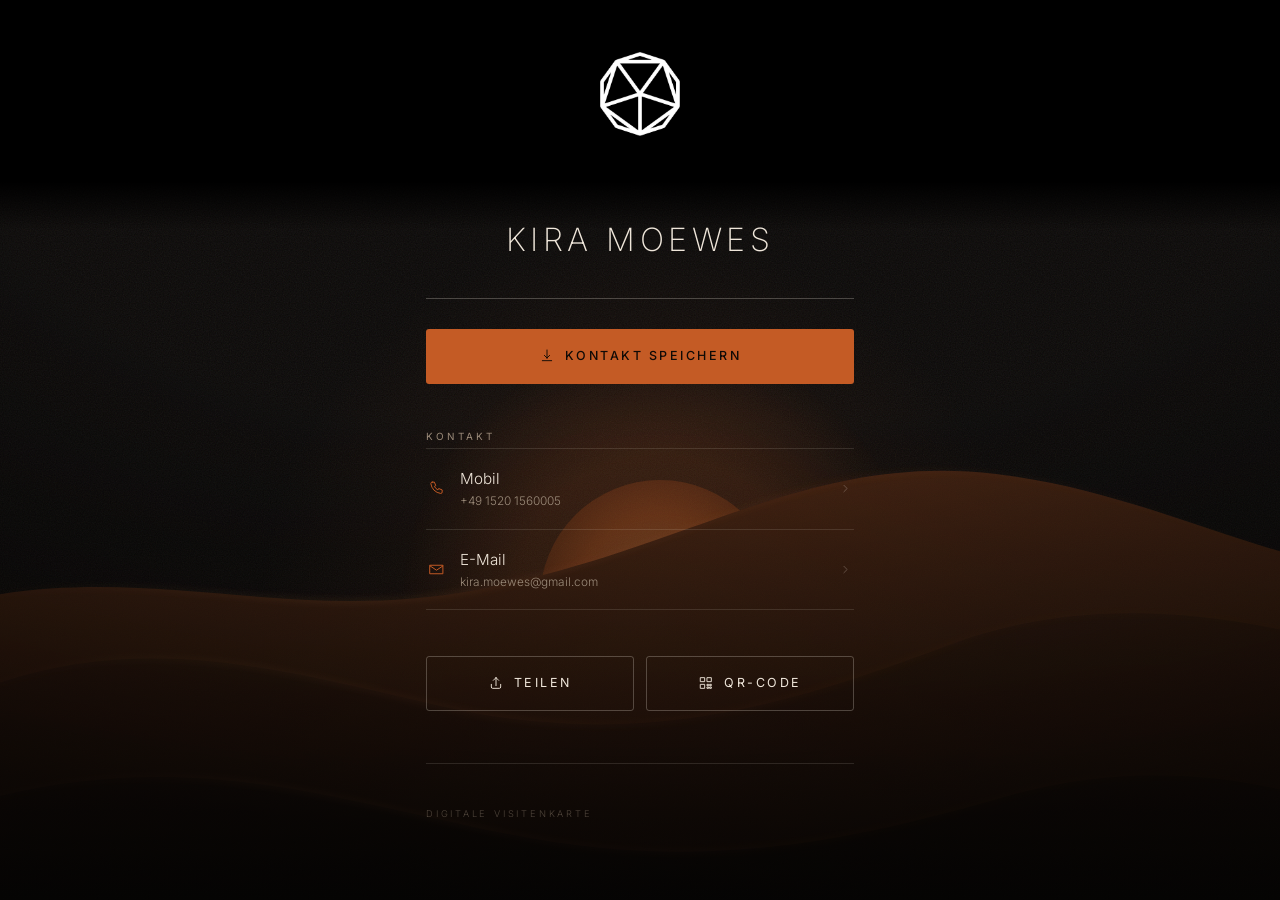
<file: index.html>
<!doctype html>
<html lang="de">
<head>
<meta charset="utf-8">
<!-- Startadresse zeigt die eigene Karte. Ziel unten in BEIDEN Zeilen ändern. -->
<meta http-equiv="refresh" content="0; url=./k/kira/">
<title>Kontakt</title>
<link rel="canonical" href="./k/kira/">
<style>body{background:#0A0705;color:#C6A87F;font-family:system-ui,sans-serif;display:grid;place-items:center;min-height:100vh;margin:0}a{color:#F5AE5E}</style>
</head>
<body>
<p>Weiter zur <a href="./k/kira/">Kontaktkarte</a>.</p>
<script>location.replace("./k/kira/");</script>
</body>
</html>
</file>
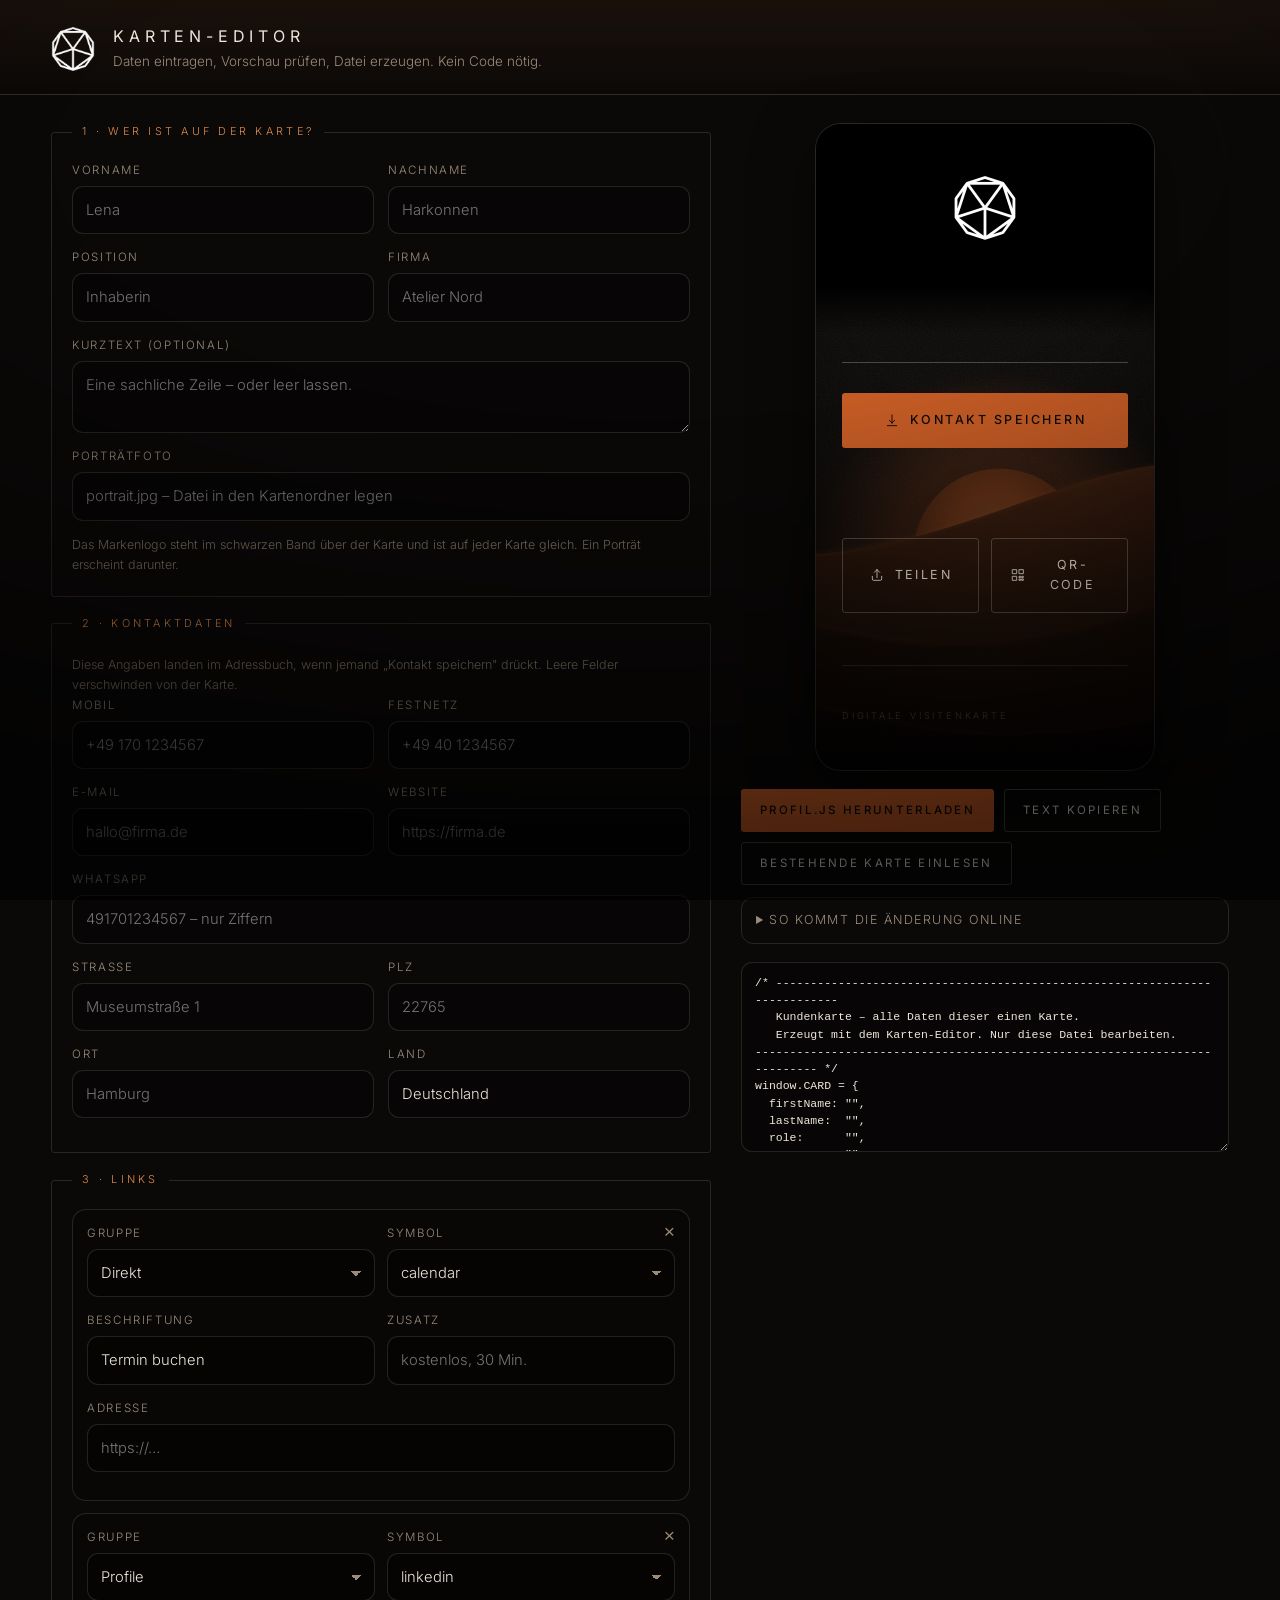
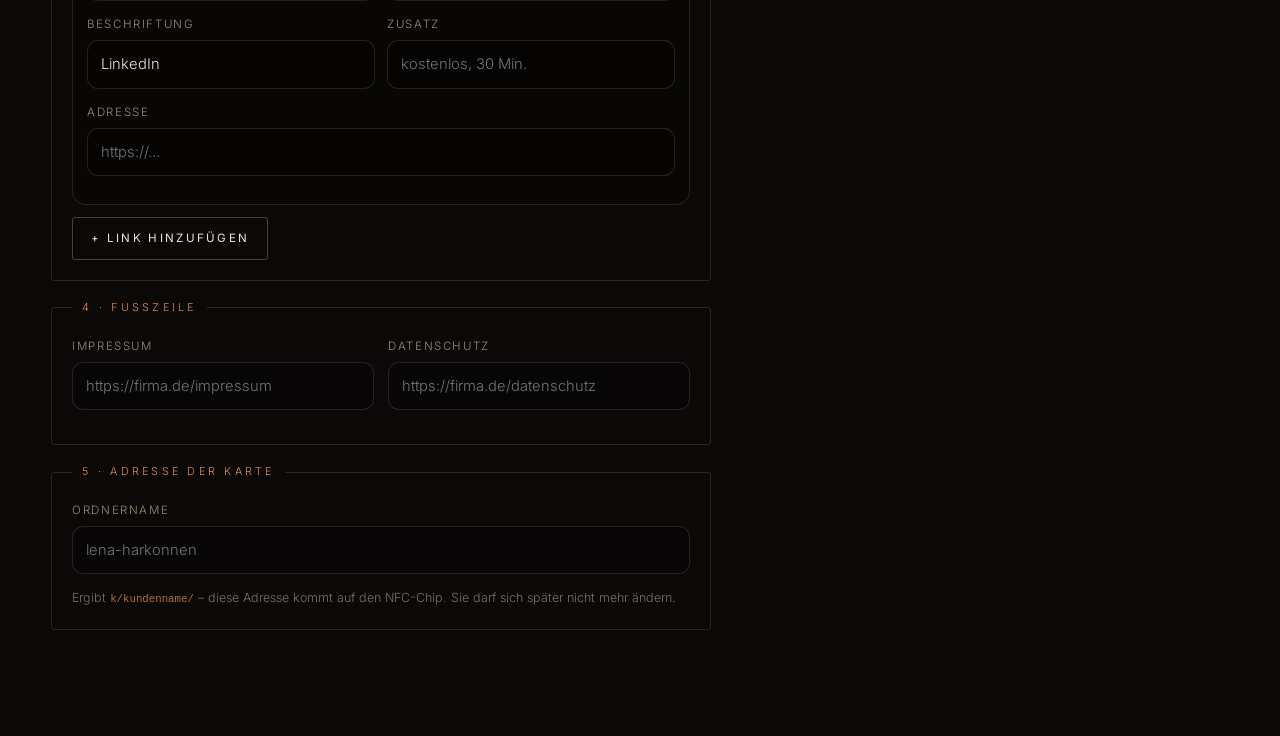
<file: editor/index.html>
<!doctype html>
<html lang="de">
<head>
<meta charset="utf-8">
<meta name="viewport" content="width=device-width, initial-scale=1, viewport-fit=cover">
<title>Karten-Editor</title>
<meta name="robots" content="noindex">
<meta name="theme-color" content="#0A0705">
<link rel="icon" href="../assets/img/favicon.png" type="image/png">
<link rel="stylesheet" href="../assets/css/style.css?v=20260919-1510">
<link rel="stylesheet" href="editor.css?v=20260919-1510">
</head>
<body class="ed">

<header class="ed-top">
  <img src="../assets/img/logo.png" alt="" class="ed-logo">
  <div>
    <h1>Karten-Editor</h1>
    <p>Daten eintragen, Vorschau prüfen, Datei erzeugen. Kein Code nötig.</p>
  </div>
</header>

<div class="ed-wrap">

  <form class="ed-form" id="form" autocomplete="off">

    <fieldset>
      <legend>1 · Wer ist auf der Karte?</legend>
      <div class="row2">
        <label>Vorname <input name="firstName" placeholder="Lena"></label>
        <label>Nachname <input name="lastName" placeholder="Harkonnen"></label>
      </div>
      <div class="row2">
        <label>Position <input name="role" placeholder="Inhaberin"></label>
        <label>Firma <input name="company" placeholder="Atelier Nord"></label>
      </div>
      <label>Kurztext (optional) <textarea name="bio" rows="2" placeholder="Eine sachliche Zeile – oder leer lassen."></textarea></label>
      <label>Porträtfoto <input name="photo" placeholder="portrait.jpg – Datei in den Kartenordner legen"></label>
      <p class="hint">Das Markenlogo steht im schwarzen Band über der Karte und ist auf jeder Karte gleich. Ein Porträt erscheint darunter.</p>
    </fieldset>

    <fieldset>
      <legend>2 · Kontaktdaten</legend>
      <p class="hint">Diese Angaben landen im Adressbuch, wenn jemand „Kontakt speichern" drückt. Leere Felder verschwinden von der Karte.</p>
      <div class="row2">
        <label>Mobil <input name="mobile" placeholder="+49 170 1234567"></label>
        <label>Festnetz <input name="phone" placeholder="+49 40 1234567"></label>
      </div>
      <div class="row2">
        <label>E-Mail <input name="email" type="email" placeholder="hallo@firma.de"></label>
        <label>Website <input name="website" placeholder="https://firma.de"></label>
      </div>
      <label>WhatsApp <input name="whatsapp" placeholder="491701234567 – nur Ziffern"></label>
      <div class="row2">
        <label>Straße <input name="street" placeholder="Museumstraße 1"></label>
        <label>PLZ <input name="zip" placeholder="22765"></label>
      </div>
      <div class="row2">
        <label>Ort <input name="city" placeholder="Hamburg"></label>
        <label>Land <input name="country" value="Deutschland"></label>
      </div>
    </fieldset>

    <fieldset>
      <legend>3 · Links</legend>
      <div id="links"></div>
      <button type="button" class="btn btn-ghost small" id="addLink">+ Link hinzufügen</button>
    </fieldset>

    <fieldset>
      <legend>4 · Fußzeile</legend>
      <div class="row2">
        <label>Impressum <input name="imprint" placeholder="https://firma.de/impressum"></label>
        <label>Datenschutz <input name="privacy" placeholder="https://firma.de/datenschutz"></label>
      </div>
    </fieldset>

    <fieldset>
      <legend>5 · Adresse der Karte</legend>
      <label>Ordnername <input name="slug" placeholder="lena-harkonnen"></label>
      <p class="hint">Ergibt <code id="finalUrl">k/…/</code> – diese Adresse kommt auf den NFC-Chip. Sie darf sich später nicht mehr ändern.</p>
    </fieldset>

  </form>

  <aside class="ed-side">
    <div class="phone">
      <iframe id="preview" title="Vorschau" src="../k/_vorlage/index.html?preview=1"></iframe>
    </div>

    <div class="ed-out">
      <div class="ed-actions">
        <button type="button" class="btn btn-primary small" id="download">profil.js herunterladen</button>
        <button type="button" class="btn btn-ghost small" id="copy">Text kopieren</button>
        <button type="button" class="btn btn-ghost small" id="load">Bestehende Karte einlesen</button>
      </div>
      <details>
        <summary>So kommt die Änderung online</summary>
        <ol class="steps">
          <li>Datei herunterladen oder Text kopieren.</li>
          <li>Auf GitHub in den Ordner <code id="pathHint">k/…/</code> gehen.</li>
          <li><strong>profil.js</strong> öffnen → Stift-Symbol → alten Inhalt ersetzen.</li>
          <li><em>Commit changes</em> drücken. Nach ein bis zwei Minuten ist die Karte aktuell.</li>
        </ol>
      </details>
      <textarea id="out" spellcheck="false" readonly></textarea>
    </div>
  </aside>

</div>

<div class="toast" id="toast" role="status" aria-live="polite"></div>

<dialog class="qr ed-dialog" id="loadDlg">
  <h2>Bestehende profil.js einfügen</h2>
  <textarea id="loadText" rows="10" spellcheck="false" placeholder="Inhalt der Datei hier einfügen"></textarea>
  <div class="ed-actions">
    <button type="button" class="btn btn-primary small" id="loadOk">Übernehmen</button>
    <button type="button" class="btn btn-ghost small" id="loadCancel">Abbrechen</button>
  </div>
</dialog>

<script src="editor.js?v=20260919-1510"></script>
</body>
</html>
</file>
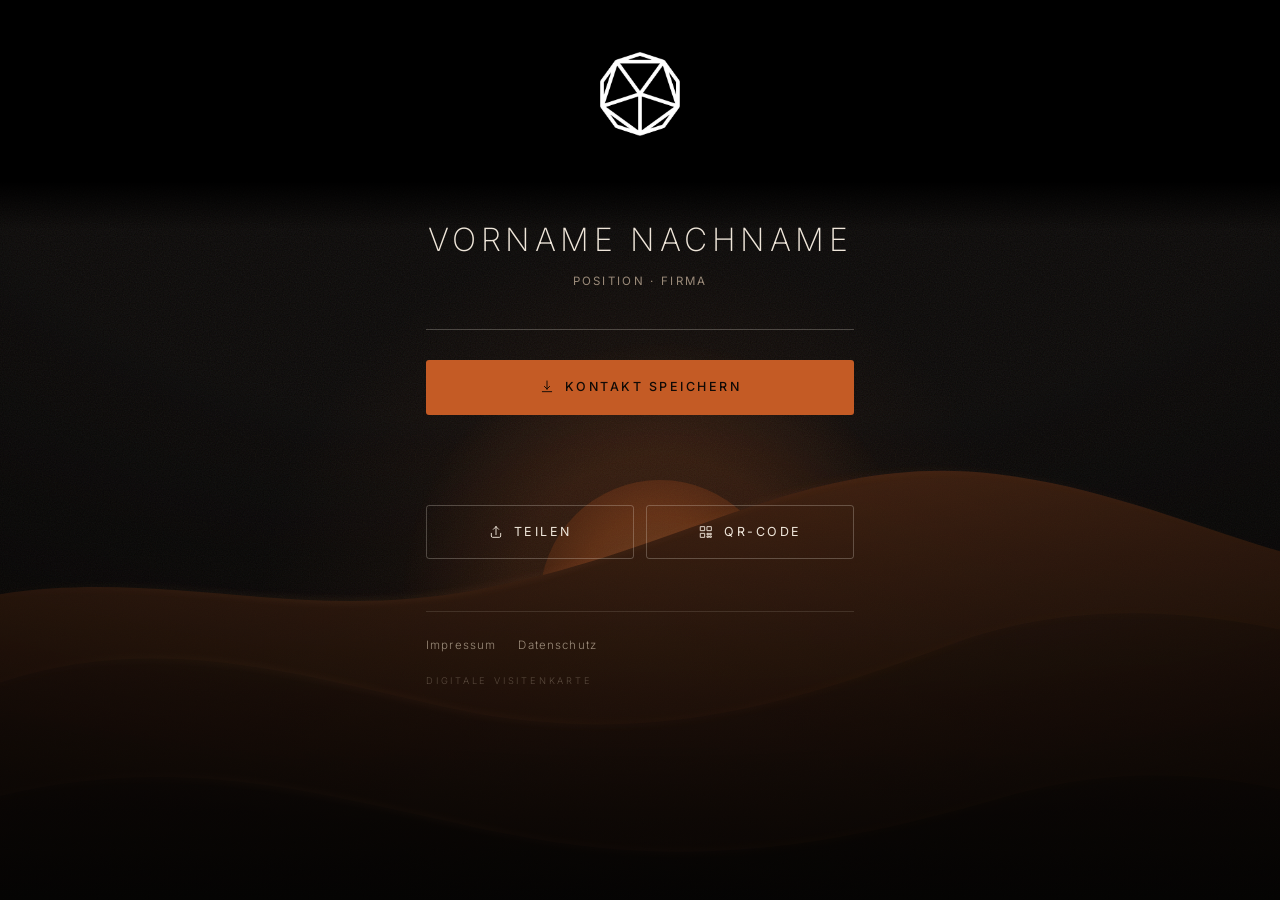
<file: k/_vorlage/index.html>
<!doctype html>
<html lang="de">
<head>
<meta charset="utf-8">
<meta name="viewport" content="width=device-width, initial-scale=1, viewport-fit=cover">
<title>Kontakt</title>
<meta name="description" content="Digitale Visitenkarte">
<meta name="theme-color" content="#0A0705">
<meta property="og:type" content="profile">
<meta property="og:title" content="Kontakt">
<meta property="og:description" content="Digitale Visitenkarte">
<meta name="twitter:card" content="summary">
<link rel="icon" href="../../assets/img/favicon.png" type="image/png">
<link rel="apple-touch-icon" href="../../assets/img/apple-touch-icon.png">
<link rel="stylesheet" href="../../assets/css/style.css?v=20260919-1510">
</head>
<body>
<div class="scene" aria-hidden="true">
  <div class="sun"></div>
  <div class="haze"></div>
  <svg class="dunes" viewBox="0 0 1440 900" preserveAspectRatio="xMidYMax slice">
    <defs>
      <linearGradient id="d1" x1="0" y1="0" x2="0" y2="1"><stop offset="0%" stop-color="var(--dune-a)"/><stop offset="100%" stop-color="var(--dune-b)"/></linearGradient>
      <linearGradient id="d2" x1="0" y1="0" x2="0" y2="1"><stop offset="0%" stop-color="var(--dune-c)"/><stop offset="100%" stop-color="var(--dune-d)"/></linearGradient>
      <linearGradient id="d3" x1="0" y1="0" x2="0" y2="1"><stop offset="0%" stop-color="var(--dune-e)"/><stop offset="100%" stop-color="var(--dune-f)"/></linearGradient>
      <linearGradient id="crest" x1="0" y1="0" x2="1" y2="0">
        <stop offset="0%" stop-color="var(--ember-hi)" stop-opacity="0"/>
        <stop offset="28%" stop-color="var(--ember-hi)" stop-opacity=".75"/>
        <stop offset="62%" stop-color="var(--ember)" stop-opacity=".45"/>
        <stop offset="100%" stop-color="var(--ember-hi)" stop-opacity="0"/>
      </linearGradient>
      <filter id="soft" x="-20%" y="-60%" width="140%" height="260%"><feGaussianBlur stdDeviation="3"/></filter>
      <radialGradient id="disc" cx="50%" cy="50%" r="50%">
        <stop offset="0%" stop-color="var(--ember-hi)"/>
        <stop offset="70%" stop-color="var(--ember)"/>
        <stop offset="100%" stop-color="var(--ember-lo)"/>
      </radialGradient>
      <radialGradient id="halo" cx="50%" cy="50%" r="50%">
        <stop offset="55%" stop-color="var(--ember)" stop-opacity=".22"/>
        <stop offset="100%" stop-color="var(--ember)" stop-opacity="0"/>
      </radialGradient>
    </defs>
    <circle class="halo" cx="740" cy="600" r="260" fill="url(#halo)"/>
    <circle class="disc" cx="740" cy="600" r="120" fill="url(#disc)"/>
    <path fill="url(#d1)" d="M0 612c210-62 352 16 556-22 214-40 330-138 520-116 138 16 250 78 364 96v330H0Z"/>
    <path class="crest" fill="none" stroke="url(#crest)" stroke-width="2.5" filter="url(#soft)" d="M0 612c210-62 352 16 556-22 214-40 330-138 520-116 138 16 250 78 364 96"/>
    <path fill="url(#d2)" d="M0 716c188-96 336-52 520-10 206 47 356-4 512-62 118-44 254-40 408 6v250H0Z"/>
    <path class="crest" fill="none" stroke="url(#crest)" stroke-width="2" filter="url(#soft)" opacity=".7" d="M0 716c188-96 336-52 520-10 206 47 356-4 512-62 118-44 254-40 408 6"/>
    <path fill="url(#d3)" d="M0 820c236-84 390-26 588 14 198 40 346 6 500-38 120-34 244-24 352 18v86H0Z"/>
    <path class="crest" fill="none" stroke="url(#crest)" stroke-width="1.6" filter="url(#soft)" opacity=".45" d="M0 820c236-84 390-26 588 14 198 40 346 6 500-38 120-34 244-24 352 18"/>
  </svg>
  <div class="grain"></div>
</div>

<div class="brandbar" id="brandbar">
  <img id="logo" class="brandmark" alt="" src="">
</div>

<main class="card" id="card" hidden>
  <header class="hero">
    <img id="photo" class="photo" alt="" hidden>
    <h1 id="name"></h1>
    <p class="role" id="role"></p>
    <p class="bio" id="bio"></p>
  </header>

  <section class="actions" aria-label="Schnellaktionen">
    <button class="btn btn-primary" id="saveContact" type="button">
      <svg viewBox="0 0 24 24" class="i"><path d="M12 3v12m0 0 4-4m-4 4-4-4M5 19h14"/></svg>
      Kontakt speichern
    </button>
  </section>

  <section class="groups" id="groups" aria-label="Links"></section>

  <section class="share" aria-label="Teilen">
    <button class="btn btn-ghost" id="shareBtn" type="button">
      <svg viewBox="0 0 24 24" class="i"><path d="M12 16V4m0 0L8 8m4-4 4 4M5 14v4a2 2 0 0 0 2 2h10a2 2 0 0 0 2-2v-4"/></svg>
      Teilen
    </button>
    <button class="btn btn-ghost" id="qrBtn" type="button">
      <svg viewBox="0 0 24 24" class="i"><path d="M4 4h6v6H4zM14 4h6v6h-6zM4 14h6v6H4zM14 14h2v2h-2zM18 14h2v2h-2zM14 18h2v2h-2zM18 18h2v2h-2z"/></svg>
      QR-Code
    </button>
  </section>

  <footer class="foot">
    <nav id="footLinks"></nav>
    <p class="sig" id="sig">Digitale Visitenkarte</p>
  </footer>
</main>

<dialog class="qr" id="qrModal" aria-label="QR-Code dieser Karte">
  <div class="qr-box"><div id="qrCanvas"></div></div>
  <p class="qr-url" id="qrUrl"></p>
  <button class="btn btn-ghost" id="qrClose" type="button">Schließen</button>
</dialog>

<div class="toast" id="toast" role="status" aria-live="polite"></div>

<script src="../../assets/js/brand.js?v=20260919-1510"></script>
<script src="profil.js?v=20260919-1510"></script>
<script src="../../assets/js/vendor/qrcode.min.js?v=20260919-1510"></script>
<script src="../../assets/js/app.js?v=20260919-1510"></script>
</body>
</html>
</file>
<file: assets/css/style.css>
/* Inter – lokal ausgeliefert (SIL Open Font License 1.1).
   Keine Verbindung zu Google-Servern, daher keine Datenuebertragung an Dritte. */
/* latin-ext */
@font-face {
  font-family: 'Inter';
  font-style: normal;
  font-weight: 200;
  font-display: swap;
  src: url(../fonts/inter-latin-ext.woff2) format('woff2');
  unicode-range: U+0100-02BA, U+02BD-02C5, U+02C7-02CC, U+02CE-02D7, U+02DD-02FF, U+0304, U+0308, U+0329, U+1D00-1DBF, U+1E00-1E9F, U+1EF2-1EFF, U+2020, U+20A0-20AB, U+20AD-20C0, U+2113, U+2C60-2C7F, U+A720-A7FF;
}
/* latin */
@font-face {
  font-family: 'Inter';
  font-style: normal;
  font-weight: 200;
  font-display: swap;
  src: url(../fonts/inter-latin.woff2) format('woff2');
  unicode-range: U+0000-00FF, U+0131, U+0152-0153, U+02BB-02BC, U+02C6, U+02DA, U+02DC, U+0304, U+0308, U+0329, U+2000-206F, U+20AC, U+2122, U+2191, U+2193, U+2212, U+2215, U+FEFF, U+FFFD;
}
/* latin-ext */
@font-face {
  font-family: 'Inter';
  font-style: normal;
  font-weight: 300;
  font-display: swap;
  src: url(../fonts/inter-latin-ext.woff2) format('woff2');
  unicode-range: U+0100-02BA, U+02BD-02C5, U+02C7-02CC, U+02CE-02D7, U+02DD-02FF, U+0304, U+0308, U+0329, U+1D00-1DBF, U+1E00-1E9F, U+1EF2-1EFF, U+2020, U+20A0-20AB, U+20AD-20C0, U+2113, U+2C60-2C7F, U+A720-A7FF;
}
/* latin */
@font-face {
  font-family: 'Inter';
  font-style: normal;
  font-weight: 300;
  font-display: swap;
  src: url(../fonts/inter-latin.woff2) format('woff2');
  unicode-range: U+0000-00FF, U+0131, U+0152-0153, U+02BB-02BC, U+02C6, U+02DA, U+02DC, U+0304, U+0308, U+0329, U+2000-206F, U+20AC, U+2122, U+2191, U+2193, U+2212, U+2215, U+FEFF, U+FFFD;
}
/* latin-ext */
@font-face {
  font-family: 'Inter';
  font-style: normal;
  font-weight: 400;
  font-display: swap;
  src: url(../fonts/inter-latin-ext.woff2) format('woff2');
  unicode-range: U+0100-02BA, U+02BD-02C5, U+02C7-02CC, U+02CE-02D7, U+02DD-02FF, U+0304, U+0308, U+0329, U+1D00-1DBF, U+1E00-1E9F, U+1EF2-1EFF, U+2020, U+20A0-20AB, U+20AD-20C0, U+2113, U+2C60-2C7F, U+A720-A7FF;
}
/* latin */
@font-face {
  font-family: 'Inter';
  font-style: normal;
  font-weight: 400;
  font-display: swap;
  src: url(../fonts/inter-latin.woff2) format('woff2');
  unicode-range: U+0000-00FF, U+0131, U+0152-0153, U+02BB-02BC, U+02C6, U+02DA, U+02DC, U+0304, U+0308, U+0329, U+2000-206F, U+20AC, U+2122, U+2191, U+2193, U+2212, U+2215, U+FEFF, U+FFFD;
}
/* latin-ext */
@font-face {
  font-family: 'Inter';
  font-style: normal;
  font-weight: 500;
  font-display: swap;
  src: url(../fonts/inter-latin-ext.woff2) format('woff2');
  unicode-range: U+0100-02BA, U+02BD-02C5, U+02C7-02CC, U+02CE-02D7, U+02DD-02FF, U+0304, U+0308, U+0329, U+1D00-1DBF, U+1E00-1E9F, U+1EF2-1EFF, U+2020, U+20A0-20AB, U+20AD-20C0, U+2113, U+2C60-2C7F, U+A720-A7FF;
}
/* latin */
@font-face {
  font-family: 'Inter';
  font-style: normal;
  font-weight: 500;
  font-display: swap;
  src: url(../fonts/inter-latin.woff2) format('woff2');
  unicode-range: U+0000-00FF, U+0131, U+0152-0153, U+02BB-02BC, U+02C6, U+02DA, U+02DC, U+0304, U+0308, U+0329, U+2000-206F, U+20AC, U+2122, U+2191, U+2193, U+2212, U+2215, U+FEFF, U+FFFD;
}

/* =============================================================
   Digitale Visitenkarte – ruhiges, gedrucktes Dune
   Haarlinien statt Kacheln, eine Akzentfarbe, kein Leuchten.
   ============================================================= */
:root{
  --black:#0B0908;
  --deep:#141010;
  --sand:#EFE6DA;
  --sand-dim:#9B8B7A;
  --ember:#C45B25;
  --ember-hi:#E08A4C;
  --pad:26px;
  --r:3px;

  --ember-lo:#8E4118;
  --ember-lo:color-mix(in srgb, var(--ember) 72%, #000);
  --line:rgba(239,230,218,.13);
  --line-strong:rgba(239,230,218,.26);
  --glass:transparent;

  --dune-a:#3E2413;  --dune-a:color-mix(in srgb, var(--ember) 34%, #150F0B);
  --dune-b:#1B120B;  --dune-b:color-mix(in srgb, var(--ember) 12%, #100C09);
  --dune-c:#2A1A0F;  --dune-c:color-mix(in srgb, var(--ember) 20%, #120D0A);
  --dune-d:#130D08;  --dune-d:color-mix(in srgb, var(--ember) 8%, #0D0A08);
  --dune-e:#150E09;  --dune-e:color-mix(in srgb, var(--ember) 10%, #0B0908);
  --dune-f:#0B0908;  --dune-f:var(--black);
}

*{box-sizing:border-box}
[hidden]{display:none!important}
html{-webkit-text-size-adjust:100%}
body{
  margin:0;
  min-height:100dvh;
  background:var(--black);
  color:var(--sand);
  font-family:"Inter",system-ui,-apple-system,"Segoe UI",sans-serif;
  font-weight:300;
  line-height:1.65;
  -webkit-font-smoothing:antialiased;
  overflow-x:hidden;
}

/* ---------- Kulisse: ein stiller Horizont, kein Wallpaper ---------- */
.scene{position:fixed;inset:0;z-index:0;pointer-events:none;overflow:hidden}
.sun{
  position:absolute;left:50%;bottom:-14vh;width:min(150vw,820px);aspect-ratio:1;
  transform:translateX(-50%);
  background:radial-gradient(circle at 50% 50%,
    color-mix(in srgb,var(--ember-hi) 10%,transparent) 0%,
    color-mix(in srgb,var(--ember) 6%,transparent) 34%,
    transparent 66%);
}
.haze{
  position:absolute;inset:auto 0 0 0;height:56vh;
  background:linear-gradient(to top,color-mix(in srgb,var(--ember) 5%,transparent),transparent 72%);
}
.dunes{position:absolute;inset:0;width:100%;height:100%;opacity:.8}
.crest{opacity:.42}
.disc{opacity:.55}
.grain{
  position:absolute;inset:0;opacity:.08;mix-blend-mode:overlay;
  background-image:url("data:image/svg+xml;utf8,<svg xmlns='http://www.w3.org/2000/svg' width='160' height='160'><filter id='n'><feTurbulence type='fractalNoise' baseFrequency='.85' numOctaves='3'/></filter><rect width='160' height='160' filter='url(%23n)'/></svg>");
}
body::after{
  content:"";position:fixed;inset:0;z-index:1;pointer-events:none;
  background:radial-gradient(120% 75% at 50% 18%,transparent 38%,rgba(0,0,0,.62) 100%);
}

/* ---------- Markenband: dieser Teil der Seite ist komplett schwarz ---------- */
.brandbar{
  position:relative;z-index:3;
  background:#000;
  padding:calc(env(safe-area-inset-top,0px) + 52px) var(--pad) 44px;
  display:flex;justify-content:center;
}
.brandbar::after{
  content:"";position:absolute;left:0;right:0;bottom:-48px;height:48px;pointer-events:none;
  background:linear-gradient(#000,transparent);
}
.brandmark{width:clamp(64px,19vw,84px);height:auto;display:block}

/* ---------- Karte ---------- */
.card{
  position:relative;z-index:2;
  width:min(100%,480px);
  margin:0 auto;
  padding:40px var(--pad) calc(env(safe-area-inset-bottom,0px) + 64px);
  animation:rise .5s ease both;
}
@keyframes rise{from{opacity:0}to{opacity:1}}

/* ---------- Kopf ---------- */
.hero{text-align:center}
.photo{
  width:92px;height:92px;border-radius:50%;object-fit:cover;
  margin:0 auto 24px;display:block;
  filter:grayscale(.25) contrast(1.05);
}
h1{
  margin:0;
  font-size:clamp(1.5rem,6.4vw,2rem);
  font-weight:200;
  letter-spacing:.14em;
  text-transform:uppercase;
  color:var(--sand);
  line-height:1.25;
}
.role{
  margin:12px 0 0;font-size:.72rem;letter-spacing:.2em;text-transform:uppercase;
  color:var(--sand-dim);font-weight:400;
}
.bio{
  margin:22px auto 0;font-size:.94rem;color:rgba(239,230,218,.72);
  max-width:36ch;
}

/* ---------- Aktionen ---------- */
.actions{margin:38px 0 0;padding-top:30px;border-top:1px solid var(--line-strong)}
.btn{
  display:flex;align-items:center;justify-content:center;gap:10px;
  width:100%;padding:16px 18px;border-radius:var(--r);
  font:inherit;font-size:.78rem;font-weight:400;letter-spacing:.2em;text-transform:uppercase;
  cursor:pointer;border:1px solid transparent;background:none;
  transition:background .2s ease,color .2s ease,border-color .2s ease;
  -webkit-tap-highlight-color:transparent;
}
.i{width:16px;height:16px;fill:none;stroke:currentColor;stroke-width:1.4;stroke-linecap:round;stroke-linejoin:round;flex:none}
.btn-primary{background:var(--ember);color:#100A06;font-weight:500}
.btn-primary:hover{background:var(--ember-hi)}
.btn-ghost{border-color:var(--line-strong);color:var(--sand)}
.btn-ghost:hover{border-color:var(--sand-dim);background:rgba(239,230,218,.04)}


/* ---------- Linkgruppen ---------- */
.groups{margin-top:44px;display:grid;gap:34px}
.group h2{
  margin:0 0 4px;font-size:.62rem;font-weight:400;letter-spacing:.32em;
  text-transform:uppercase;color:var(--sand-dim);
}
.group ul{list-style:none;margin:0;padding:0}
.link{
  display:flex;align-items:center;gap:15px;
  padding:17px 2px;text-decoration:none;color:var(--sand);
  border-bottom:1px solid var(--line);
  transition:color .2s ease,padding-left .2s ease;
}
.group li:first-child .link{border-top:1px solid var(--line)}
.link:hover{color:var(--ember-hi);padding-left:6px}
.link .i{color:var(--ember);width:17px;height:17px}
.link-text{flex:1;min-width:0}
.link-label{display:block;font-size:.95rem}
.link-sub{display:block;font-size:.74rem;color:var(--sand-dim);margin-top:1px}
.chev{width:13px;height:13px;opacity:.35;flex:none;fill:none;stroke:currentColor;stroke-width:1.4;stroke-linecap:round;stroke-linejoin:round}

/* ---------- Teilen / Fuss ---------- */
.share{display:grid;grid-template-columns:1fr 1fr;gap:12px;margin-top:46px}
.foot{margin-top:52px;padding-top:24px;border-top:1px solid var(--line);text-align:left}
.foot nav{display:flex;gap:22px;flex-wrap:wrap}
.foot a{color:var(--sand-dim);font-size:.72rem;letter-spacing:.1em;text-decoration:none}
.foot a:hover{color:var(--ember-hi)}
.sig{margin:18px 0 0;font-size:.58rem;letter-spacing:.3em;text-transform:uppercase;color:rgba(155,139,122,.45)}
.sig a{color:inherit;text-decoration:none;letter-spacing:inherit;font-size:inherit}
.sig a:hover{color:var(--ember-hi)}

/* ---------- QR ---------- */
.qr{
  border:1px solid var(--line-strong);border-radius:var(--r);padding:26px;
  background:#0B0908;color:var(--sand);
  max-width:min(92vw,330px);text-align:center;
}
.qr::backdrop{background:rgba(0,0,0,.86)}
.qr-box{background:var(--sand);padding:14px;display:grid;place-items:center}
.qr-box img,.qr-box canvas,.qr-box table{width:100%;height:auto;display:block;image-rendering:pixelated}
.qr-url{font-size:.72rem;color:var(--sand-dim);word-break:break-all;margin:14px 0 16px}

/* ---------- Hinweis ---------- */
.toast{
  position:fixed;left:50%;bottom:calc(env(safe-area-inset-bottom,0px) + 24px);
  transform:translate(-50%,12px);z-index:40;
  padding:11px 20px;border-radius:var(--r);
  background:#000;border:1px solid var(--line-strong);color:var(--sand);
  font-size:.76rem;letter-spacing:.06em;
  opacity:0;pointer-events:none;transition:opacity .2s ease,transform .2s ease;
}
.toast.on{opacity:1;transform:translate(-50%,0)}

@media (prefers-reduced-motion:reduce){
  *,*::before,*::after{animation:none!important;transition:none!important}
}
</file>
<file: editor/editor.css>
/* Editor – nutzt die Farbtoken der Karte, eigenes Layout */
body.ed{display:block;padding:0 0 60px}
.ed-top{
  display:flex;align-items:center;gap:18px;
  padding:26px max(18px,4vw) 22px;border-bottom:1px solid var(--line);
  background:linear-gradient(180deg,rgba(224,116,43,.07),transparent);
}
.ed-logo{width:44px;height:44px;object-fit:contain;flex:none}
.ed-top h1{margin:0;font-size:1rem;font-weight:400;letter-spacing:.3em;text-transform:uppercase;color:var(--sand);background:none;-webkit-text-fill-color:currentColor}
.ed-top p{margin:4px 0 0;font-size:.84rem;color:var(--sand-dim)}

.ed-wrap{display:grid;grid-template-columns:minmax(0,1.15fr) minmax(0,.85fr);gap:30px;padding:28px max(18px,4vw);align-items:start}
@media (max-width:900px){.ed-wrap{grid-template-columns:1fr}}

fieldset{border:1px solid var(--line);border-radius:var(--r);padding:20px;margin:0 0 18px;background:var(--glass)}
legend{padding:0 10px;font-size:.68rem;letter-spacing:.3em;text-transform:uppercase;color:var(--ember-hi)}
label{display:block;margin:0 0 14px;font-size:.72rem;letter-spacing:.14em;text-transform:uppercase;color:var(--sand-dim)}
.row2{display:grid;grid-template-columns:1fr 1fr;gap:0 14px}
@media (max-width:520px){.row2{grid-template-columns:1fr}}
input,textarea,select{
  display:block;width:100%;margin-top:6px;padding:11px 13px;
  background:rgba(0,0,0,.35);border:1px solid var(--line);border-radius:11px;
  color:var(--sand);font:inherit;font-size:.92rem;letter-spacing:normal;text-transform:none;
}
input:focus,textarea:focus,select:focus{outline:none;border-color:var(--ember);box-shadow:0 0 0 3px color-mix(in srgb,var(--ember) 18%,transparent)}
select{appearance:none;background-image:linear-gradient(45deg,transparent 50%,var(--sand-dim) 50%),linear-gradient(135deg,var(--sand-dim) 50%,transparent 50%);background-position:calc(100% - 18px) 50%,calc(100% - 13px) 50%;background-size:5px 5px;background-repeat:no-repeat}
.hint{margin:2px 0 0;font-size:.78rem;color:var(--sand-dim);opacity:.8;text-transform:none;letter-spacing:normal}
code{font-family:ui-monospace,SFMono-Regular,Menlo,monospace;color:var(--ember-hi);font-size:.86em}

.linkrow{display:grid;grid-template-columns:1fr 1fr;gap:0 12px;padding:14px;margin-bottom:12px;border:1px solid var(--line);border-radius:14px;background:rgba(0,0,0,.2);position:relative}
.linkrow .full{grid-column:1/-1}
.del{position:absolute;top:8px;right:10px;background:none;border:0;color:var(--sand-dim);font-size:1.2rem;cursor:pointer;line-height:1;padding:4px}
.del:hover{color:var(--ember-hi)}
.btn.small{width:auto;padding:11px 18px;font-size:.72rem}

.ed-side{position:sticky;top:18px;display:grid;gap:18px}
@media (max-width:900px){.ed-side{position:static}}
.phone{
  border:1px solid var(--line);border-radius:26px;overflow:hidden;
  box-shadow:0 20px 60px rgba(0,0,0,.6);background:var(--black);
  aspect-ratio:9/17.5;max-height:72vh;margin:0 auto;width:100%;max-width:340px;
}
.phone iframe{width:100%;height:100%;border:0;display:block}
.ed-out{display:grid;gap:12px}
.ed-actions{display:flex;flex-wrap:wrap;gap:10px}
#out{height:190px;font-family:ui-monospace,SFMono-Regular,Menlo,monospace;font-size:.72rem;line-height:1.5}
details{border:1px solid var(--line);border-radius:12px;padding:12px 14px;background:var(--glass)}
summary{cursor:pointer;font-size:.78rem;letter-spacing:.12em;text-transform:uppercase;color:var(--sand-dim)}
.steps{margin:12px 0 0;padding-left:20px;font-size:.86rem;color:var(--sand);line-height:1.7}
.ed-dialog{max-width:min(94vw,560px);text-align:left}
.ed-dialog h2{margin:0 0 12px;font-size:.8rem;letter-spacing:.24em;text-transform:uppercase;color:var(--ember-hi)}
.ed-dialog textarea{font-family:ui-monospace,SFMono-Regular,Menlo,monospace;font-size:.74rem;margin-bottom:14px}
</file>
